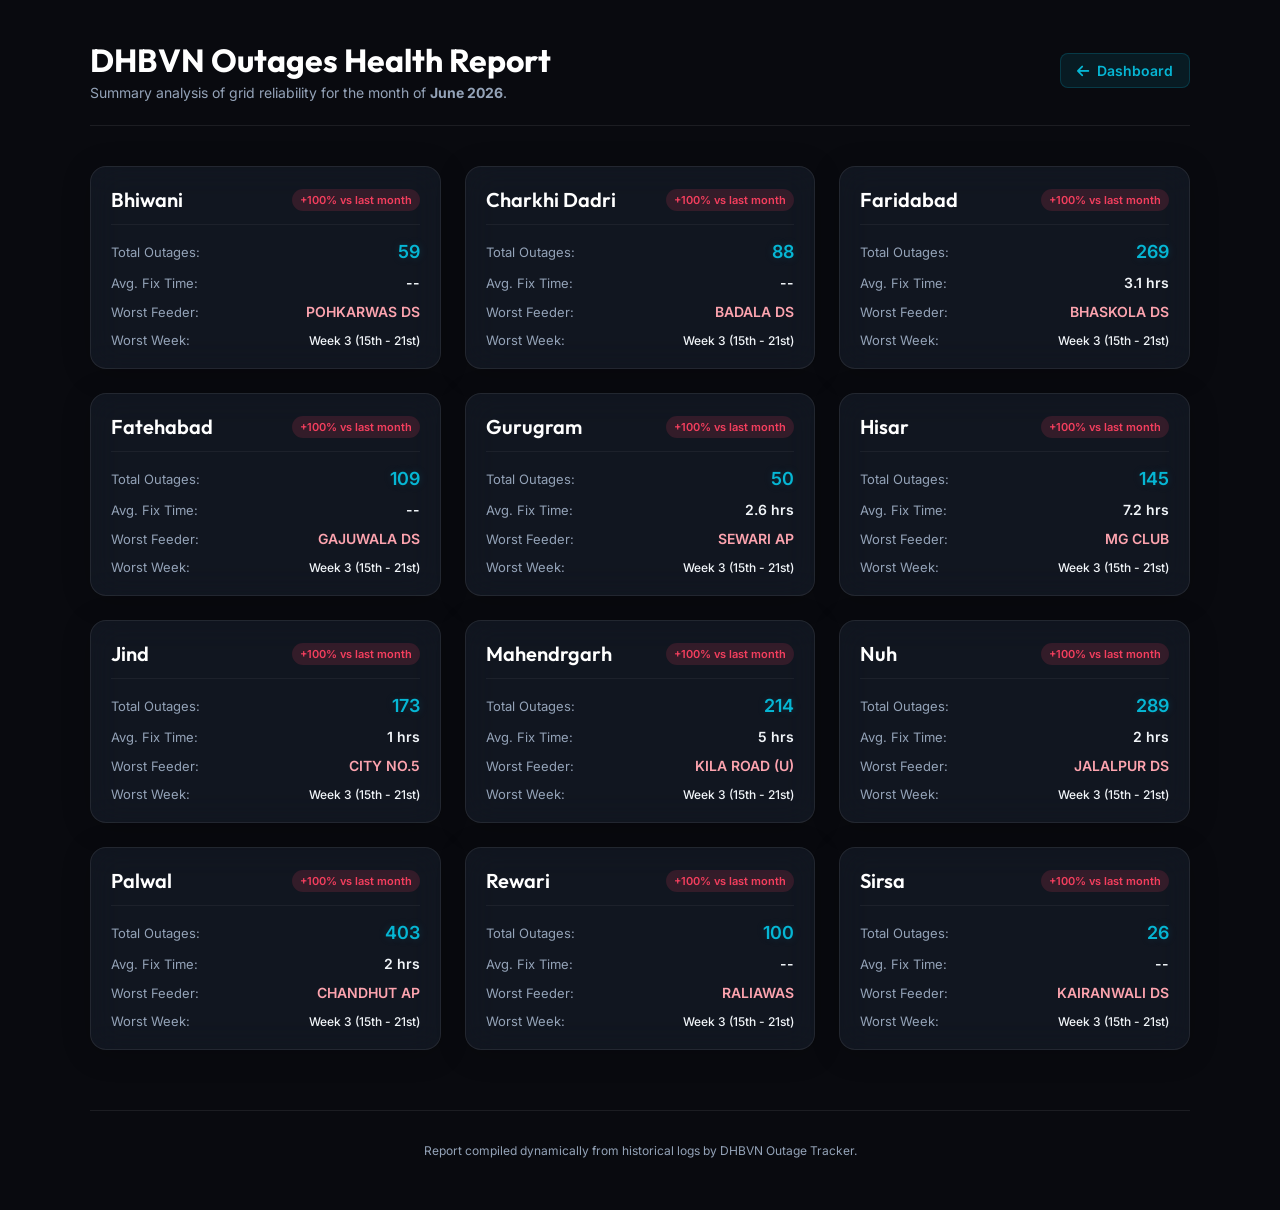
<file: reports/june-2026.html>
<!DOCTYPE html>
<html lang="en">
<head>
  <meta charset="UTF-8">
  <meta name="viewport" content="width=device-width, initial-scale=1.0">
  <title>DHBVN Outages Health Report — June 2026</title>
  <link rel="preconnect" href="https://fonts.googleapis.com">
  <link rel="preconnect" href="https://fonts.gstatic.com" crossorigin>
  <link href="https://fonts.googleapis.com/css2?family=Outfit:wght@400;600;700&family=Inter:wght@400;500;600&display=swap" rel="stylesheet">
  <link rel="stylesheet" href="https://cdnjs.cloudflare.com/ajax/libs/font-awesome/6.4.0/css/all.min.css">
  <style>
    :root {
      --bg-dark: #090a0f;
      --card-bg: rgba(30, 41, 59, 0.4);
      --card-border: rgba(255, 255, 255, 0.08);
      --primary: #06b6d4;
      --text-muted: #94a3b8;
      --success: #10b981;
      --danger: #f43f5e;
    }
    body {
      background: var(--bg-dark);
      color: #f8fafc;
      font-family: 'Inter', sans-serif;
      margin: 0;
      padding: 0;
      min-height: 100vh;
      display: flex;
      justify-content: center;
    }
    .container {
      max-width: 1100px;
      width: 100%;
      padding: 40px 20px;
    }
    header {
      border-bottom: 1px solid var(--card-border);
      padding-bottom: 24px;
      margin-bottom: 40px;
      display: flex;
      justify-content: space-between;
      align-items: center;
    }
    h1 {
      font-family: 'Outfit', sans-serif;
      font-size: 32px;
      margin: 0;
      color: #fff;
      font-weight: 700;
    }
    .back-btn {
      background: rgba(6, 182, 212, 0.1);
      border: 1px solid rgba(6, 182, 212, 0.2);
      color: var(--primary);
      padding: 8px 16px;
      border-radius: 8px;
      text-decoration: none;
      font-size: 14px;
      font-weight: 600;
      display: flex;
      align-items: center;
      gap: 8px;
      transition: all 0.2s ease;
    }
    .back-btn:hover {
      background: var(--primary);
      color: #000;
    }
    .report-grid {
      display: grid;
      grid-template-columns: repeat(auto-fill, minmax(320px, 1fr));
      gap: 24px;
    }
    .district-report-card {
      background: var(--card-bg);
      border: 1px solid var(--card-border);
      border-radius: 16px;
      padding: 20px;
      backdrop-filter: blur(16px);
      box-shadow: 0 4px 30px rgba(0, 0, 0, 0.2);
    }
    .card-header {
      display: flex;
      justify-content: space-between;
      align-items: center;
      border-bottom: 1px solid rgba(255, 255, 255, 0.05);
      padding-bottom: 12px;
      margin-bottom: 16px;
    }
    .card-header h3 {
      font-family: 'Outfit', sans-serif;
      font-size: 20px;
      font-weight: 600;
      margin: 0;
      color: #fff;
    }
    .trend-badge {
      font-size: 11px;
      font-weight: 600;
      padding: 4px 8px;
      border-radius: 20px;
    }
    .trend-up { background: rgba(244, 63, 94, 0.15); color: var(--danger); }
    .trend-down { background: rgba(16, 185, 129, 0.15); color: var(--success); }
    .trend-stable { background: rgba(148, 163, 184, 0.15); color: var(--text-muted); }
    
    .stat-row {
      display: flex;
      justify-content: space-between;
      align-items: center;
      margin-bottom: 12px;
    }
    .stat-row:last-child {
      margin-bottom: 0;
    }
    .label {
      color: var(--text-muted);
      font-size: 13px;
    }
    .val {
      font-weight: 600;
      font-size: 14px;
      color: #f1f5f9;
    }
    .val.highlight {
      font-size: 18px;
      color: var(--primary);
      text-shadow: 0 0 10px rgba(6, 182, 212, 0.2);
    }
    .val.worst-item {
      max-width: 60%;
      text-overflow: ellipsis;
      white-space: nowrap;
      overflow: hidden;
      color: #fda4af;
    }
    footer {
      margin-top: 60px;
      text-align: center;
      font-size: 12px;
      color: var(--text-muted);
      border-top: 1px solid var(--card-border);
      padding-top: 20px;
    }
  </style>
</head>
<body>
  <div class="container">
    <header>
      <div>
        <h1>DHBVN Outages Health Report</h1>
        <p style="margin: 4px 0 0 0; color: var(--text-muted); font-size: 14px;">Summary analysis of grid reliability for the month of <strong>June 2026</strong>.</p>
      </div>
      <a href="../index.html" class="back-btn"><i class="fa-solid fa-arrow-left"></i> Dashboard</a>
    </header>
    
    <div class="report-grid">
      
    <div class="district-report-card">
      <div class="card-header">
        <h3>Bhiwani</h3>
        <span class="trend-badge trend-up">+100% vs last month</span>
      </div>
      <div class="card-body">
        <div class="stat-row">
          <span class="label">Total Outages:</span>
          <span class="val highlight">59</span>
        </div>
        <div class="stat-row">
          <span class="label">Avg. Fix Time:</span>
          <span class="val">--</span>
        </div>
        <div class="stat-row">
          <span class="label">Worst Feeder:</span>
          <span class="val worst-item" title="POHKARWAS DS">POHKARWAS DS</span>
        </div>
        <div class="stat-row">
          <span class="label">Worst Week:</span>
          <span class="val" style="font-size: 12px; font-weight: 500;">Week 3 (15th - 21st)</span>
        </div>
      </div>
    </div>
  
    <div class="district-report-card">
      <div class="card-header">
        <h3>Charkhi Dadri</h3>
        <span class="trend-badge trend-up">+100% vs last month</span>
      </div>
      <div class="card-body">
        <div class="stat-row">
          <span class="label">Total Outages:</span>
          <span class="val highlight">88</span>
        </div>
        <div class="stat-row">
          <span class="label">Avg. Fix Time:</span>
          <span class="val">--</span>
        </div>
        <div class="stat-row">
          <span class="label">Worst Feeder:</span>
          <span class="val worst-item" title="BADALA DS">BADALA DS</span>
        </div>
        <div class="stat-row">
          <span class="label">Worst Week:</span>
          <span class="val" style="font-size: 12px; font-weight: 500;">Week 3 (15th - 21st)</span>
        </div>
      </div>
    </div>
  
    <div class="district-report-card">
      <div class="card-header">
        <h3>Faridabad</h3>
        <span class="trend-badge trend-up">+100% vs last month</span>
      </div>
      <div class="card-body">
        <div class="stat-row">
          <span class="label">Total Outages:</span>
          <span class="val highlight">269</span>
        </div>
        <div class="stat-row">
          <span class="label">Avg. Fix Time:</span>
          <span class="val">3.1 hrs</span>
        </div>
        <div class="stat-row">
          <span class="label">Worst Feeder:</span>
          <span class="val worst-item" title="BHASKOLA DS">BHASKOLA DS</span>
        </div>
        <div class="stat-row">
          <span class="label">Worst Week:</span>
          <span class="val" style="font-size: 12px; font-weight: 500;">Week 3 (15th - 21st)</span>
        </div>
      </div>
    </div>
  
    <div class="district-report-card">
      <div class="card-header">
        <h3>Fatehabad</h3>
        <span class="trend-badge trend-up">+100% vs last month</span>
      </div>
      <div class="card-body">
        <div class="stat-row">
          <span class="label">Total Outages:</span>
          <span class="val highlight">109</span>
        </div>
        <div class="stat-row">
          <span class="label">Avg. Fix Time:</span>
          <span class="val">--</span>
        </div>
        <div class="stat-row">
          <span class="label">Worst Feeder:</span>
          <span class="val worst-item" title="GAJUWALA DS">GAJUWALA DS</span>
        </div>
        <div class="stat-row">
          <span class="label">Worst Week:</span>
          <span class="val" style="font-size: 12px; font-weight: 500;">Week 3 (15th - 21st)</span>
        </div>
      </div>
    </div>
  
    <div class="district-report-card">
      <div class="card-header">
        <h3>Gurugram</h3>
        <span class="trend-badge trend-up">+100% vs last month</span>
      </div>
      <div class="card-body">
        <div class="stat-row">
          <span class="label">Total Outages:</span>
          <span class="val highlight">50</span>
        </div>
        <div class="stat-row">
          <span class="label">Avg. Fix Time:</span>
          <span class="val">2.6 hrs</span>
        </div>
        <div class="stat-row">
          <span class="label">Worst Feeder:</span>
          <span class="val worst-item" title="SEWARI AP">SEWARI AP</span>
        </div>
        <div class="stat-row">
          <span class="label">Worst Week:</span>
          <span class="val" style="font-size: 12px; font-weight: 500;">Week 3 (15th - 21st)</span>
        </div>
      </div>
    </div>
  
    <div class="district-report-card">
      <div class="card-header">
        <h3>Hisar</h3>
        <span class="trend-badge trend-up">+100% vs last month</span>
      </div>
      <div class="card-body">
        <div class="stat-row">
          <span class="label">Total Outages:</span>
          <span class="val highlight">145</span>
        </div>
        <div class="stat-row">
          <span class="label">Avg. Fix Time:</span>
          <span class="val">7.2 hrs</span>
        </div>
        <div class="stat-row">
          <span class="label">Worst Feeder:</span>
          <span class="val worst-item" title="MG CLUB">MG CLUB</span>
        </div>
        <div class="stat-row">
          <span class="label">Worst Week:</span>
          <span class="val" style="font-size: 12px; font-weight: 500;">Week 3 (15th - 21st)</span>
        </div>
      </div>
    </div>
  
    <div class="district-report-card">
      <div class="card-header">
        <h3>Jind</h3>
        <span class="trend-badge trend-up">+100% vs last month</span>
      </div>
      <div class="card-body">
        <div class="stat-row">
          <span class="label">Total Outages:</span>
          <span class="val highlight">173</span>
        </div>
        <div class="stat-row">
          <span class="label">Avg. Fix Time:</span>
          <span class="val">1 hrs</span>
        </div>
        <div class="stat-row">
          <span class="label">Worst Feeder:</span>
          <span class="val worst-item" title="CITY NO.5">CITY NO.5</span>
        </div>
        <div class="stat-row">
          <span class="label">Worst Week:</span>
          <span class="val" style="font-size: 12px; font-weight: 500;">Week 3 (15th - 21st)</span>
        </div>
      </div>
    </div>
  
    <div class="district-report-card">
      <div class="card-header">
        <h3>Mahendrgarh</h3>
        <span class="trend-badge trend-up">+100% vs last month</span>
      </div>
      <div class="card-body">
        <div class="stat-row">
          <span class="label">Total Outages:</span>
          <span class="val highlight">214</span>
        </div>
        <div class="stat-row">
          <span class="label">Avg. Fix Time:</span>
          <span class="val">5 hrs</span>
        </div>
        <div class="stat-row">
          <span class="label">Worst Feeder:</span>
          <span class="val worst-item" title="KILA ROAD (U)">KILA ROAD (U)</span>
        </div>
        <div class="stat-row">
          <span class="label">Worst Week:</span>
          <span class="val" style="font-size: 12px; font-weight: 500;">Week 3 (15th - 21st)</span>
        </div>
      </div>
    </div>
  
    <div class="district-report-card">
      <div class="card-header">
        <h3>Nuh</h3>
        <span class="trend-badge trend-up">+100% vs last month</span>
      </div>
      <div class="card-body">
        <div class="stat-row">
          <span class="label">Total Outages:</span>
          <span class="val highlight">289</span>
        </div>
        <div class="stat-row">
          <span class="label">Avg. Fix Time:</span>
          <span class="val">2 hrs</span>
        </div>
        <div class="stat-row">
          <span class="label">Worst Feeder:</span>
          <span class="val worst-item" title="JALALPUR DS">JALALPUR DS</span>
        </div>
        <div class="stat-row">
          <span class="label">Worst Week:</span>
          <span class="val" style="font-size: 12px; font-weight: 500;">Week 3 (15th - 21st)</span>
        </div>
      </div>
    </div>
  
    <div class="district-report-card">
      <div class="card-header">
        <h3>Palwal</h3>
        <span class="trend-badge trend-up">+100% vs last month</span>
      </div>
      <div class="card-body">
        <div class="stat-row">
          <span class="label">Total Outages:</span>
          <span class="val highlight">403</span>
        </div>
        <div class="stat-row">
          <span class="label">Avg. Fix Time:</span>
          <span class="val">2 hrs</span>
        </div>
        <div class="stat-row">
          <span class="label">Worst Feeder:</span>
          <span class="val worst-item" title="CHANDHUT AP">CHANDHUT AP</span>
        </div>
        <div class="stat-row">
          <span class="label">Worst Week:</span>
          <span class="val" style="font-size: 12px; font-weight: 500;">Week 3 (15th - 21st)</span>
        </div>
      </div>
    </div>
  
    <div class="district-report-card">
      <div class="card-header">
        <h3>Rewari</h3>
        <span class="trend-badge trend-up">+100% vs last month</span>
      </div>
      <div class="card-body">
        <div class="stat-row">
          <span class="label">Total Outages:</span>
          <span class="val highlight">100</span>
        </div>
        <div class="stat-row">
          <span class="label">Avg. Fix Time:</span>
          <span class="val">--</span>
        </div>
        <div class="stat-row">
          <span class="label">Worst Feeder:</span>
          <span class="val worst-item" title="RALIAWAS">RALIAWAS</span>
        </div>
        <div class="stat-row">
          <span class="label">Worst Week:</span>
          <span class="val" style="font-size: 12px; font-weight: 500;">Week 3 (15th - 21st)</span>
        </div>
      </div>
    </div>
  
    <div class="district-report-card">
      <div class="card-header">
        <h3>Sirsa</h3>
        <span class="trend-badge trend-up">+100% vs last month</span>
      </div>
      <div class="card-body">
        <div class="stat-row">
          <span class="label">Total Outages:</span>
          <span class="val highlight">26</span>
        </div>
        <div class="stat-row">
          <span class="label">Avg. Fix Time:</span>
          <span class="val">--</span>
        </div>
        <div class="stat-row">
          <span class="label">Worst Feeder:</span>
          <span class="val worst-item" title="KAIRANWALI DS">KAIRANWALI DS</span>
        </div>
        <div class="stat-row">
          <span class="label">Worst Week:</span>
          <span class="val" style="font-size: 12px; font-weight: 500;">Week 3 (15th - 21st)</span>
        </div>
      </div>
    </div>
  
    </div>
    
    <footer>
      <p>Report compiled dynamically from historical logs by DHBVN Outage Tracker.</p>
    </footer>
  </div>
</body>
</html>
</file>
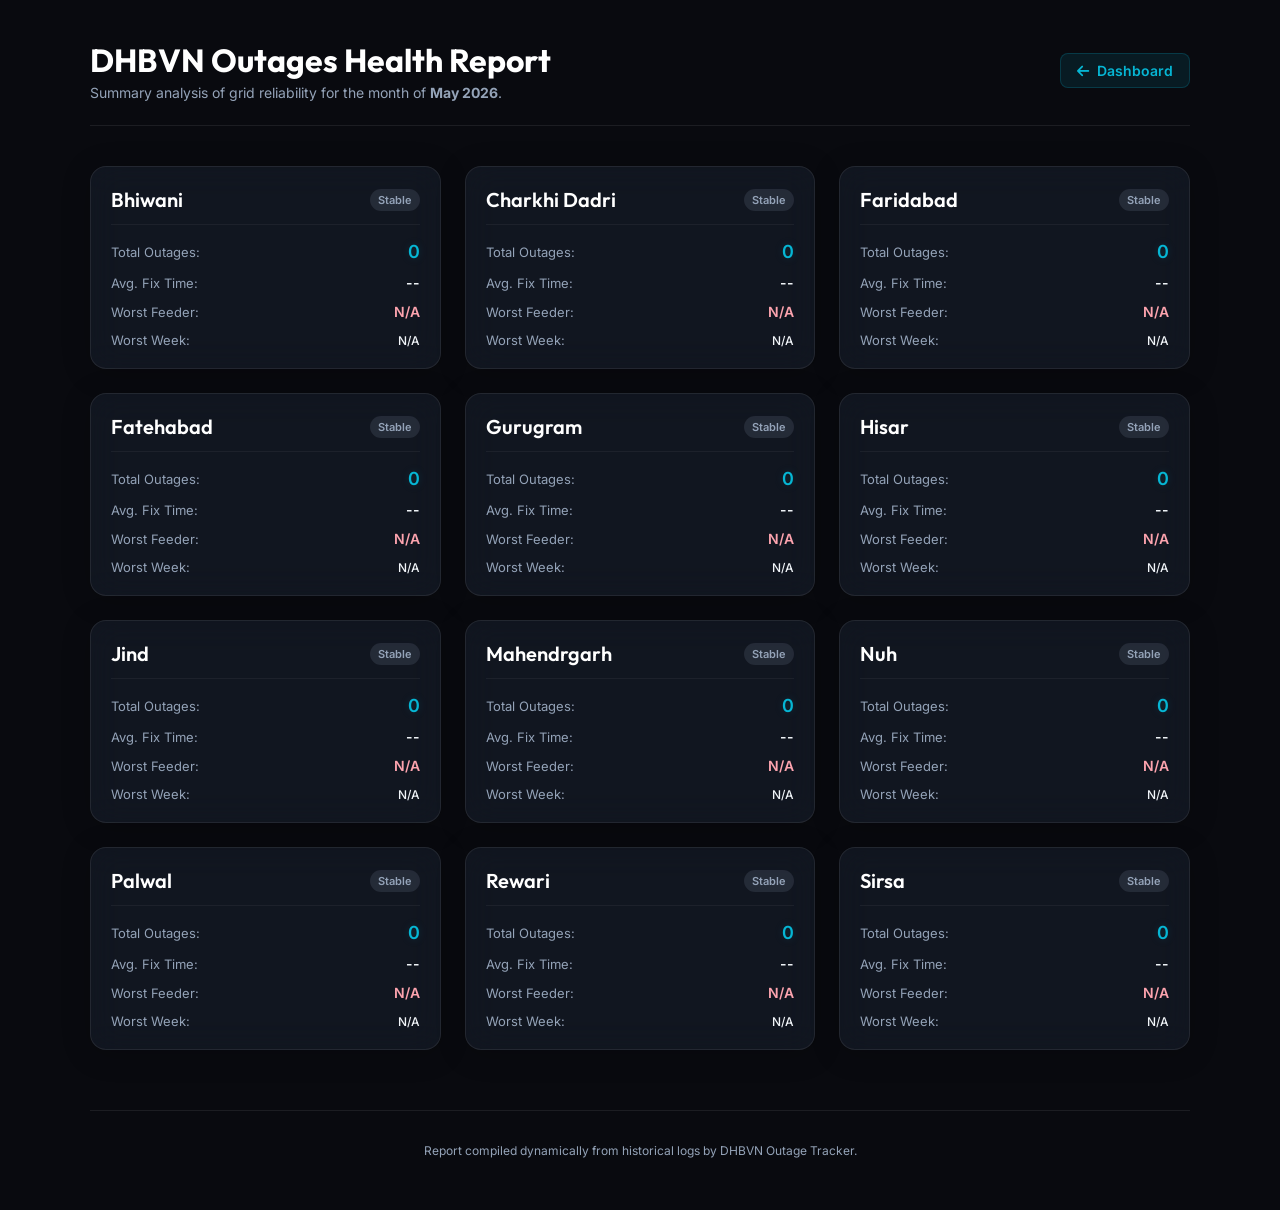
<file: reports/may-2026.html>
<!DOCTYPE html>
<html lang="en">
<head>
  <meta charset="UTF-8">
  <meta name="viewport" content="width=device-width, initial-scale=1.0">
  <title>DHBVN Outages Health Report — May 2026</title>
  <link rel="preconnect" href="https://fonts.googleapis.com">
  <link rel="preconnect" href="https://fonts.gstatic.com" crossorigin>
  <link href="https://fonts.googleapis.com/css2?family=Outfit:wght@400;600;700&family=Inter:wght@400;500;600&display=swap" rel="stylesheet">
  <link rel="stylesheet" href="https://cdnjs.cloudflare.com/ajax/libs/font-awesome/6.4.0/css/all.min.css">
  <style>
    :root {
      --bg-dark: #090a0f;
      --card-bg: rgba(30, 41, 59, 0.4);
      --card-border: rgba(255, 255, 255, 0.08);
      --primary: #06b6d4;
      --text-muted: #94a3b8;
      --success: #10b981;
      --danger: #f43f5e;
    }
    body {
      background: var(--bg-dark);
      color: #f8fafc;
      font-family: 'Inter', sans-serif;
      margin: 0;
      padding: 0;
      min-height: 100vh;
      display: flex;
      justify-content: center;
    }
    .container {
      max-width: 1100px;
      width: 100%;
      padding: 40px 20px;
    }
    header {
      border-bottom: 1px solid var(--card-border);
      padding-bottom: 24px;
      margin-bottom: 40px;
      display: flex;
      justify-content: space-between;
      align-items: center;
    }
    h1 {
      font-family: 'Outfit', sans-serif;
      font-size: 32px;
      margin: 0;
      color: #fff;
      font-weight: 700;
    }
    .back-btn {
      background: rgba(6, 182, 212, 0.1);
      border: 1px solid rgba(6, 182, 212, 0.2);
      color: var(--primary);
      padding: 8px 16px;
      border-radius: 8px;
      text-decoration: none;
      font-size: 14px;
      font-weight: 600;
      display: flex;
      align-items: center;
      gap: 8px;
      transition: all 0.2s ease;
    }
    .back-btn:hover {
      background: var(--primary);
      color: #000;
    }
    .report-grid {
      display: grid;
      grid-template-columns: repeat(auto-fill, minmax(320px, 1fr));
      gap: 24px;
    }
    .district-report-card {
      background: var(--card-bg);
      border: 1px solid var(--card-border);
      border-radius: 16px;
      padding: 20px;
      backdrop-filter: blur(16px);
      box-shadow: 0 4px 30px rgba(0, 0, 0, 0.2);
    }
    .card-header {
      display: flex;
      justify-content: space-between;
      align-items: center;
      border-bottom: 1px solid rgba(255, 255, 255, 0.05);
      padding-bottom: 12px;
      margin-bottom: 16px;
    }
    .card-header h3 {
      font-family: 'Outfit', sans-serif;
      font-size: 20px;
      font-weight: 600;
      margin: 0;
      color: #fff;
    }
    .trend-badge {
      font-size: 11px;
      font-weight: 600;
      padding: 4px 8px;
      border-radius: 20px;
    }
    .trend-up { background: rgba(244, 63, 94, 0.15); color: var(--danger); }
    .trend-down { background: rgba(16, 185, 129, 0.15); color: var(--success); }
    .trend-stable { background: rgba(148, 163, 184, 0.15); color: var(--text-muted); }
    
    .stat-row {
      display: flex;
      justify-content: space-between;
      align-items: center;
      margin-bottom: 12px;
    }
    .stat-row:last-child {
      margin-bottom: 0;
    }
    .label {
      color: var(--text-muted);
      font-size: 13px;
    }
    .val {
      font-weight: 600;
      font-size: 14px;
      color: #f1f5f9;
    }
    .val.highlight {
      font-size: 18px;
      color: var(--primary);
      text-shadow: 0 0 10px rgba(6, 182, 212, 0.2);
    }
    .val.worst-item {
      max-width: 60%;
      text-overflow: ellipsis;
      white-space: nowrap;
      overflow: hidden;
      color: #fda4af;
    }
    footer {
      margin-top: 60px;
      text-align: center;
      font-size: 12px;
      color: var(--text-muted);
      border-top: 1px solid var(--card-border);
      padding-top: 20px;
    }
  </style>
</head>
<body>
  <div class="container">
    <header>
      <div>
        <h1>DHBVN Outages Health Report</h1>
        <p style="margin: 4px 0 0 0; color: var(--text-muted); font-size: 14px;">Summary analysis of grid reliability for the month of <strong>May 2026</strong>.</p>
      </div>
      <a href="../index.html" class="back-btn"><i class="fa-solid fa-arrow-left"></i> Dashboard</a>
    </header>
    
    <div class="report-grid">
      
    <div class="district-report-card">
      <div class="card-header">
        <h3>Bhiwani</h3>
        <span class="trend-badge trend-stable">Stable</span>
      </div>
      <div class="card-body">
        <div class="stat-row">
          <span class="label">Total Outages:</span>
          <span class="val highlight">0</span>
        </div>
        <div class="stat-row">
          <span class="label">Avg. Fix Time:</span>
          <span class="val">--</span>
        </div>
        <div class="stat-row">
          <span class="label">Worst Feeder:</span>
          <span class="val worst-item" title="N/A">N/A</span>
        </div>
        <div class="stat-row">
          <span class="label">Worst Week:</span>
          <span class="val" style="font-size: 12px; font-weight: 500;">N/A</span>
        </div>
      </div>
    </div>
  
    <div class="district-report-card">
      <div class="card-header">
        <h3>Charkhi Dadri</h3>
        <span class="trend-badge trend-stable">Stable</span>
      </div>
      <div class="card-body">
        <div class="stat-row">
          <span class="label">Total Outages:</span>
          <span class="val highlight">0</span>
        </div>
        <div class="stat-row">
          <span class="label">Avg. Fix Time:</span>
          <span class="val">--</span>
        </div>
        <div class="stat-row">
          <span class="label">Worst Feeder:</span>
          <span class="val worst-item" title="N/A">N/A</span>
        </div>
        <div class="stat-row">
          <span class="label">Worst Week:</span>
          <span class="val" style="font-size: 12px; font-weight: 500;">N/A</span>
        </div>
      </div>
    </div>
  
    <div class="district-report-card">
      <div class="card-header">
        <h3>Faridabad</h3>
        <span class="trend-badge trend-stable">Stable</span>
      </div>
      <div class="card-body">
        <div class="stat-row">
          <span class="label">Total Outages:</span>
          <span class="val highlight">0</span>
        </div>
        <div class="stat-row">
          <span class="label">Avg. Fix Time:</span>
          <span class="val">--</span>
        </div>
        <div class="stat-row">
          <span class="label">Worst Feeder:</span>
          <span class="val worst-item" title="N/A">N/A</span>
        </div>
        <div class="stat-row">
          <span class="label">Worst Week:</span>
          <span class="val" style="font-size: 12px; font-weight: 500;">N/A</span>
        </div>
      </div>
    </div>
  
    <div class="district-report-card">
      <div class="card-header">
        <h3>Fatehabad</h3>
        <span class="trend-badge trend-stable">Stable</span>
      </div>
      <div class="card-body">
        <div class="stat-row">
          <span class="label">Total Outages:</span>
          <span class="val highlight">0</span>
        </div>
        <div class="stat-row">
          <span class="label">Avg. Fix Time:</span>
          <span class="val">--</span>
        </div>
        <div class="stat-row">
          <span class="label">Worst Feeder:</span>
          <span class="val worst-item" title="N/A">N/A</span>
        </div>
        <div class="stat-row">
          <span class="label">Worst Week:</span>
          <span class="val" style="font-size: 12px; font-weight: 500;">N/A</span>
        </div>
      </div>
    </div>
  
    <div class="district-report-card">
      <div class="card-header">
        <h3>Gurugram</h3>
        <span class="trend-badge trend-stable">Stable</span>
      </div>
      <div class="card-body">
        <div class="stat-row">
          <span class="label">Total Outages:</span>
          <span class="val highlight">0</span>
        </div>
        <div class="stat-row">
          <span class="label">Avg. Fix Time:</span>
          <span class="val">--</span>
        </div>
        <div class="stat-row">
          <span class="label">Worst Feeder:</span>
          <span class="val worst-item" title="N/A">N/A</span>
        </div>
        <div class="stat-row">
          <span class="label">Worst Week:</span>
          <span class="val" style="font-size: 12px; font-weight: 500;">N/A</span>
        </div>
      </div>
    </div>
  
    <div class="district-report-card">
      <div class="card-header">
        <h3>Hisar</h3>
        <span class="trend-badge trend-stable">Stable</span>
      </div>
      <div class="card-body">
        <div class="stat-row">
          <span class="label">Total Outages:</span>
          <span class="val highlight">0</span>
        </div>
        <div class="stat-row">
          <span class="label">Avg. Fix Time:</span>
          <span class="val">--</span>
        </div>
        <div class="stat-row">
          <span class="label">Worst Feeder:</span>
          <span class="val worst-item" title="N/A">N/A</span>
        </div>
        <div class="stat-row">
          <span class="label">Worst Week:</span>
          <span class="val" style="font-size: 12px; font-weight: 500;">N/A</span>
        </div>
      </div>
    </div>
  
    <div class="district-report-card">
      <div class="card-header">
        <h3>Jind</h3>
        <span class="trend-badge trend-stable">Stable</span>
      </div>
      <div class="card-body">
        <div class="stat-row">
          <span class="label">Total Outages:</span>
          <span class="val highlight">0</span>
        </div>
        <div class="stat-row">
          <span class="label">Avg. Fix Time:</span>
          <span class="val">--</span>
        </div>
        <div class="stat-row">
          <span class="label">Worst Feeder:</span>
          <span class="val worst-item" title="N/A">N/A</span>
        </div>
        <div class="stat-row">
          <span class="label">Worst Week:</span>
          <span class="val" style="font-size: 12px; font-weight: 500;">N/A</span>
        </div>
      </div>
    </div>
  
    <div class="district-report-card">
      <div class="card-header">
        <h3>Mahendrgarh</h3>
        <span class="trend-badge trend-stable">Stable</span>
      </div>
      <div class="card-body">
        <div class="stat-row">
          <span class="label">Total Outages:</span>
          <span class="val highlight">0</span>
        </div>
        <div class="stat-row">
          <span class="label">Avg. Fix Time:</span>
          <span class="val">--</span>
        </div>
        <div class="stat-row">
          <span class="label">Worst Feeder:</span>
          <span class="val worst-item" title="N/A">N/A</span>
        </div>
        <div class="stat-row">
          <span class="label">Worst Week:</span>
          <span class="val" style="font-size: 12px; font-weight: 500;">N/A</span>
        </div>
      </div>
    </div>
  
    <div class="district-report-card">
      <div class="card-header">
        <h3>Nuh</h3>
        <span class="trend-badge trend-stable">Stable</span>
      </div>
      <div class="card-body">
        <div class="stat-row">
          <span class="label">Total Outages:</span>
          <span class="val highlight">0</span>
        </div>
        <div class="stat-row">
          <span class="label">Avg. Fix Time:</span>
          <span class="val">--</span>
        </div>
        <div class="stat-row">
          <span class="label">Worst Feeder:</span>
          <span class="val worst-item" title="N/A">N/A</span>
        </div>
        <div class="stat-row">
          <span class="label">Worst Week:</span>
          <span class="val" style="font-size: 12px; font-weight: 500;">N/A</span>
        </div>
      </div>
    </div>
  
    <div class="district-report-card">
      <div class="card-header">
        <h3>Palwal</h3>
        <span class="trend-badge trend-stable">Stable</span>
      </div>
      <div class="card-body">
        <div class="stat-row">
          <span class="label">Total Outages:</span>
          <span class="val highlight">0</span>
        </div>
        <div class="stat-row">
          <span class="label">Avg. Fix Time:</span>
          <span class="val">--</span>
        </div>
        <div class="stat-row">
          <span class="label">Worst Feeder:</span>
          <span class="val worst-item" title="N/A">N/A</span>
        </div>
        <div class="stat-row">
          <span class="label">Worst Week:</span>
          <span class="val" style="font-size: 12px; font-weight: 500;">N/A</span>
        </div>
      </div>
    </div>
  
    <div class="district-report-card">
      <div class="card-header">
        <h3>Rewari</h3>
        <span class="trend-badge trend-stable">Stable</span>
      </div>
      <div class="card-body">
        <div class="stat-row">
          <span class="label">Total Outages:</span>
          <span class="val highlight">0</span>
        </div>
        <div class="stat-row">
          <span class="label">Avg. Fix Time:</span>
          <span class="val">--</span>
        </div>
        <div class="stat-row">
          <span class="label">Worst Feeder:</span>
          <span class="val worst-item" title="N/A">N/A</span>
        </div>
        <div class="stat-row">
          <span class="label">Worst Week:</span>
          <span class="val" style="font-size: 12px; font-weight: 500;">N/A</span>
        </div>
      </div>
    </div>
  
    <div class="district-report-card">
      <div class="card-header">
        <h3>Sirsa</h3>
        <span class="trend-badge trend-stable">Stable</span>
      </div>
      <div class="card-body">
        <div class="stat-row">
          <span class="label">Total Outages:</span>
          <span class="val highlight">0</span>
        </div>
        <div class="stat-row">
          <span class="label">Avg. Fix Time:</span>
          <span class="val">--</span>
        </div>
        <div class="stat-row">
          <span class="label">Worst Feeder:</span>
          <span class="val worst-item" title="N/A">N/A</span>
        </div>
        <div class="stat-row">
          <span class="label">Worst Week:</span>
          <span class="val" style="font-size: 12px; font-weight: 500;">N/A</span>
        </div>
      </div>
    </div>
  
    </div>
    
    <footer>
      <p>Report compiled dynamically from historical logs by DHBVN Outage Tracker.</p>
    </footer>
  </div>
</body>
</html>
</file>
